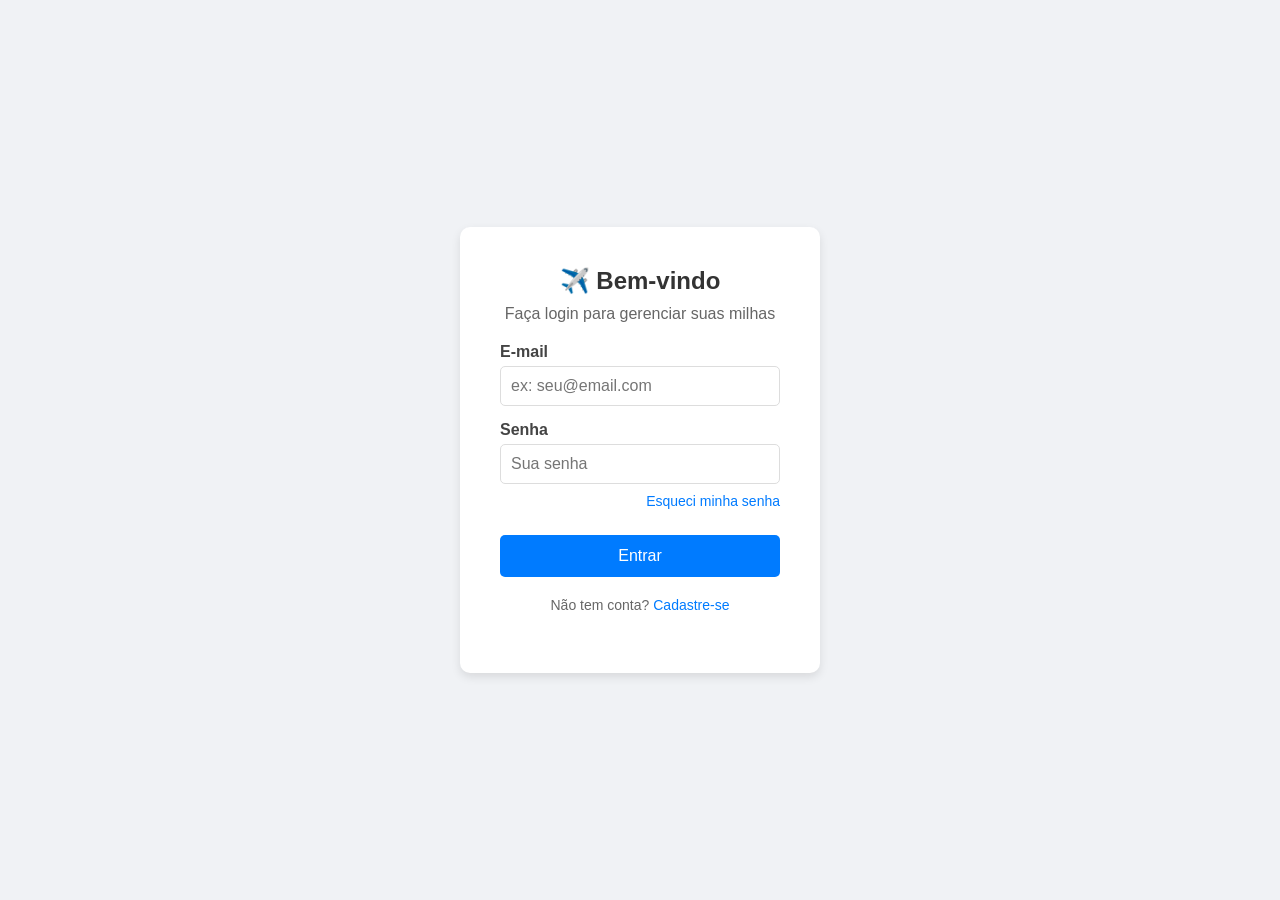
<file: frontend/index.html>
<!DOCTYPE html>
<html lang="pt-BR">
<head>
    <meta charset="UTF-8">
    <meta name="viewport" content="width=device-width, initial-scale=1.0">
    <title>Login - Gerenciador de Milhas</title>
    <link rel="stylesheet" href="css/style.css">
</head>
<body>

    <div class="container">
        <div class="card">
            <h2>✈️ Bem-vindo</h2>
            <p>Faça login para gerenciar suas milhas</p>
            
            <form id="loginForm">
                <div class="form-group">
                    <label for="email">E-mail</label>
                    <input type="email" id="email" required placeholder="ex: seu@email.com">
                </div>

                <div class="form-group">
                    <label for="senha">Senha</label>
                    <input type="password" id="senha" required placeholder="Sua senha">
                    
                    <div style="text-align: right; margin-top: 8px;">
                        <a href="esqueci-senha.html" style="font-size: 14px; color: #007bff; text-decoration: none;">
                            Esqueci minha senha
                        </a>
                    </div>
                </div>

                <button type="submit" id="btnEntrar" style="margin-top: 10px;">Entrar</button>
            </form>

            <div class="footer">
                <p>Não tem conta? <a href="cadastro.html">Cadastre-se</a></p>
            </div>
        </div>
    </div>

    <script src="js/login.js"></script>
</body>
</html>
</file>
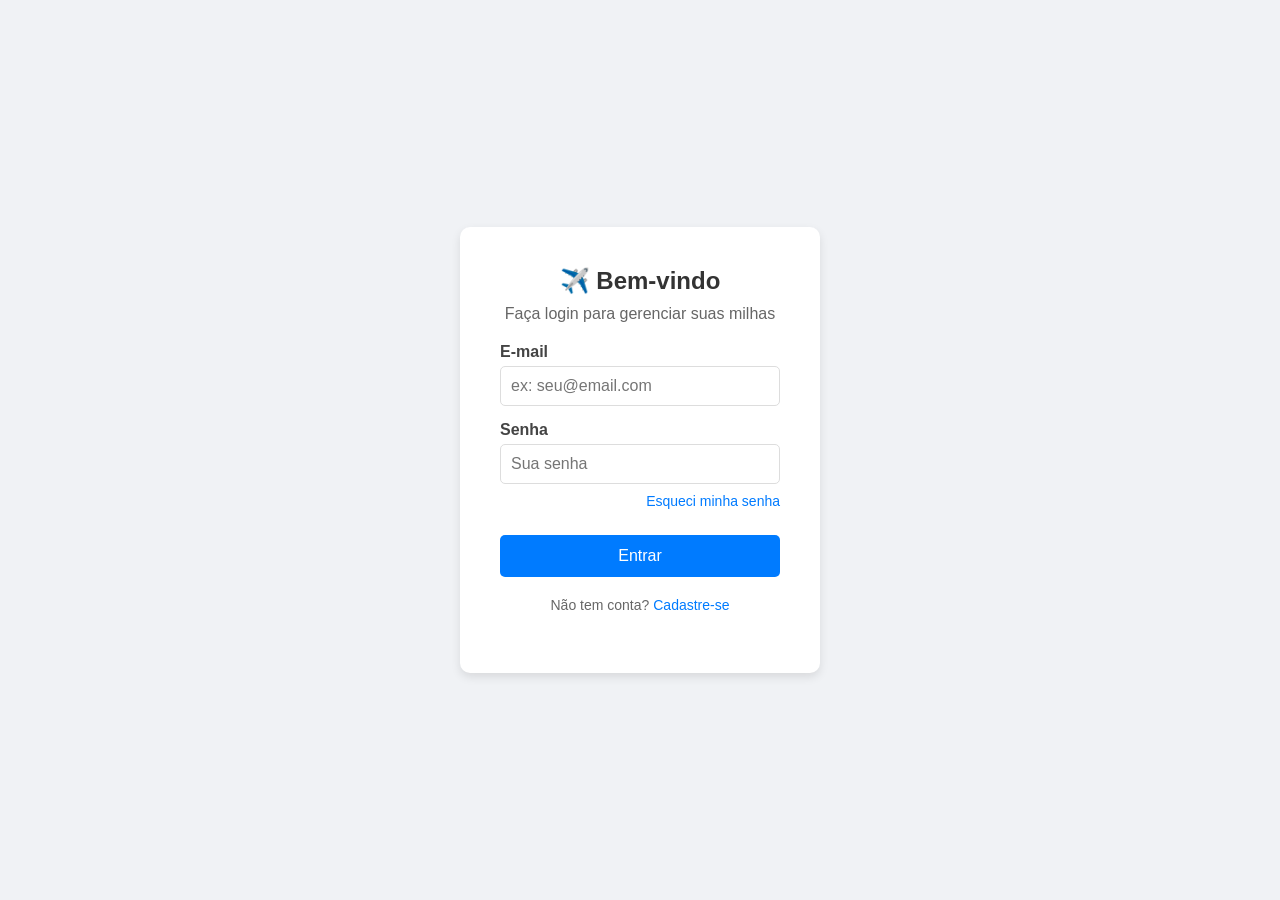
<file: frontend/cadastro-cartao.html>
<!DOCTYPE html>
<html lang="pt-BR">
<head>
    <meta charset="UTF-8">
    <meta name="viewport" content="width=device-width, initial-scale=1.0">
    <title>Novo Cartão - Gerenciador de Milhas</title>
    <link rel="stylesheet" href="css/style.css">
</head>
<body>

    <nav class="navbar">
        <div class="logo">✈️ Gerenciador de Milhas</div>
        <div class="user-info">
            <a href="dashboard.html" style="color: white; text-decoration: none; margin-right: 15px;">Voltar</a>
        </div>
    </nav>

    <div class="container">
        <div class="card" style="text-align: left;">
            <h2 style="text-align: center;">Cadastrar Novo Cartão</h2>
            <p style="text-align: center; margin-bottom: 30px;">Preencha os dados do seu cartão</p>
            
            <form id="formCartao">
                
                <div class="form-group">
                    <label for="nome">Apelido do Cartão</label>
                    <input type="text" id="nome" required placeholder="Ex: Meu Nubank Ultravioleta">
                </div>

                <div class="form-group">
                    <label for="bandeiraId">Bandeira</label>
                    <select id="bandeiraId" required style="width: 100%; padding: 10px; border: 1px solid #ddd; border-radius: 5px;">
                        <option value="">Carregando...</option>
                    </select>
                </div>

                <div class="form-group">
                    <label for="programaId">Programa de Pontos</label>
                    <select id="programaId" required style="width: 100%; padding: 10px; border: 1px solid #ddd; border-radius: 5px;">
                        <option value="">Carregando...</option>
                    </select>
                </div>

                <div class="form-group">
                    <label for="saldoDePontos">Saldo Atual de Pontos</label>
                    <input type="number" id="saldoDePontos" required placeholder="0" step="0.01">
                </div>

                <div class="form-group">
                    <label for="fatorConversao">Fator de Conversão (Pontos por R$)</label>
                    <input type="number" id="fatorConversao" required placeholder="Ex: 1.0 ou 2.5" step="0.1">
                    <small style="color: #666;">Quantos pontos você ganha a cada 1 unidade de moeda gasta.</small>
                </div>

                <button type="submit" id="btnSalvar" style="margin-top: 20px;">Salvar Cartão</button>
            </form>
        </div>
    </div>

    <script src="js/cadastro-cartao.js"></script>
</body>
</html>
</file>
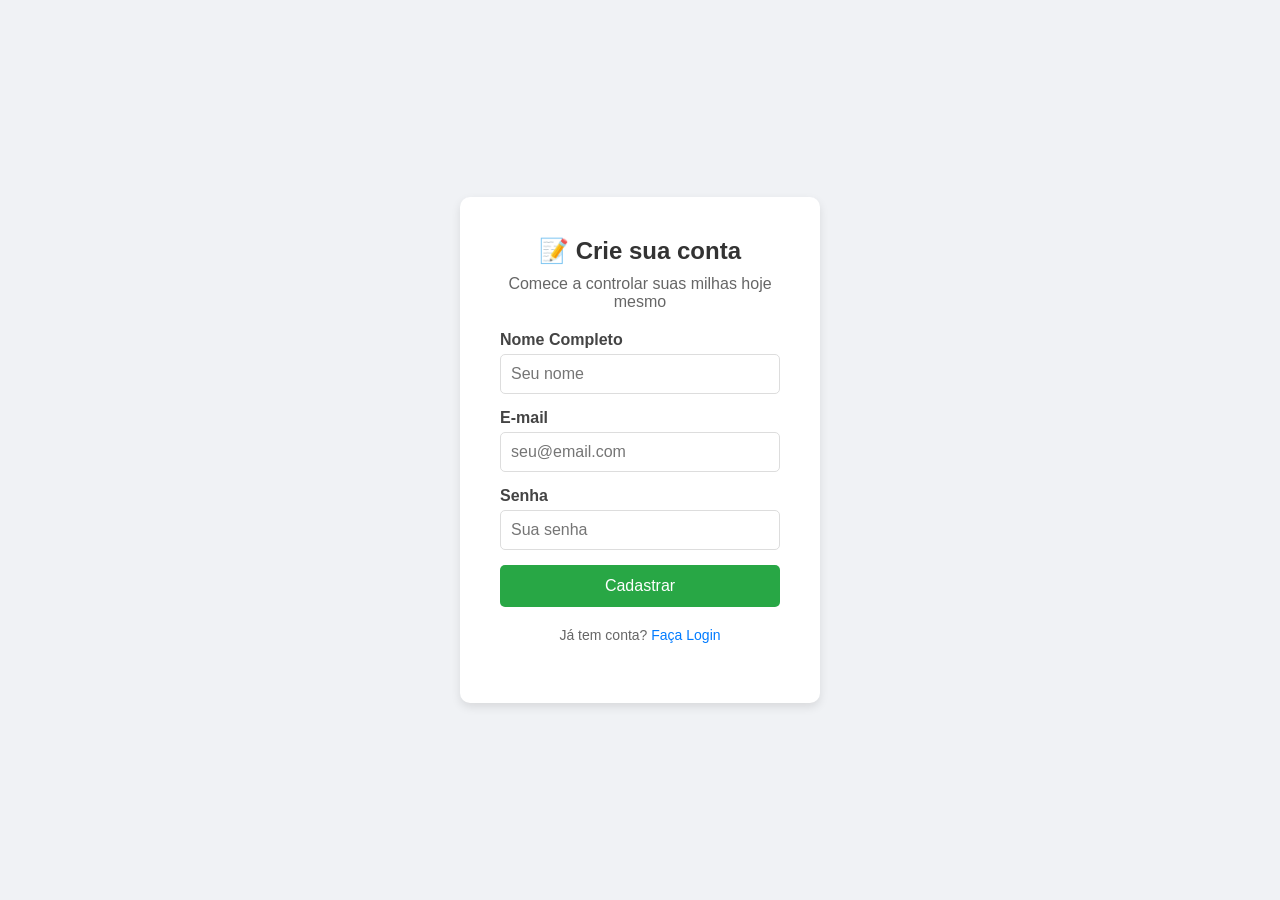
<file: frontend/cadastro.html>
<!DOCTYPE html>
<html lang="pt-BR">
<head>
    <meta charset="UTF-8">
    <meta name="viewport" content="width=device-width, initial-scale=1.0">
    <title>Cadastro - Gerenciador de Milhas</title>
    <link rel="stylesheet" href="css/style.css">
</head>
<body>

    <div class="container">
        <div class="card">
            <h2>📝 Crie sua conta</h2>
            <p>Comece a controlar suas milhas hoje mesmo</p>
            
            <form id="formCadastro">
                
                <div class="form-group">
                    <label for="nome">Nome Completo</label>
                    <input type="text" id="nome" required placeholder="Seu nome">
                </div>

                <div class="form-group">
                    <label for="email">E-mail</label>
                    <input type="email" id="email" required placeholder="seu@email.com">
                </div>

                <div class="form-group">
                    <label for="senha">Senha</label>
                    <input type="password" id="senha" required placeholder="Sua senha">
                </div>

                <button type="button" id="btnCadastrar" onclick="realizarCadastro()" style="background-color: #28a745;">Cadastrar</button>
            </form>

            <div class="footer">
                <p>Já tem conta? <a href="index.html">Faça Login</a></p>
            </div>
        </div>
    </div>

    <script src="js/cadastro.js"></script>
</body>
</html>
</file>
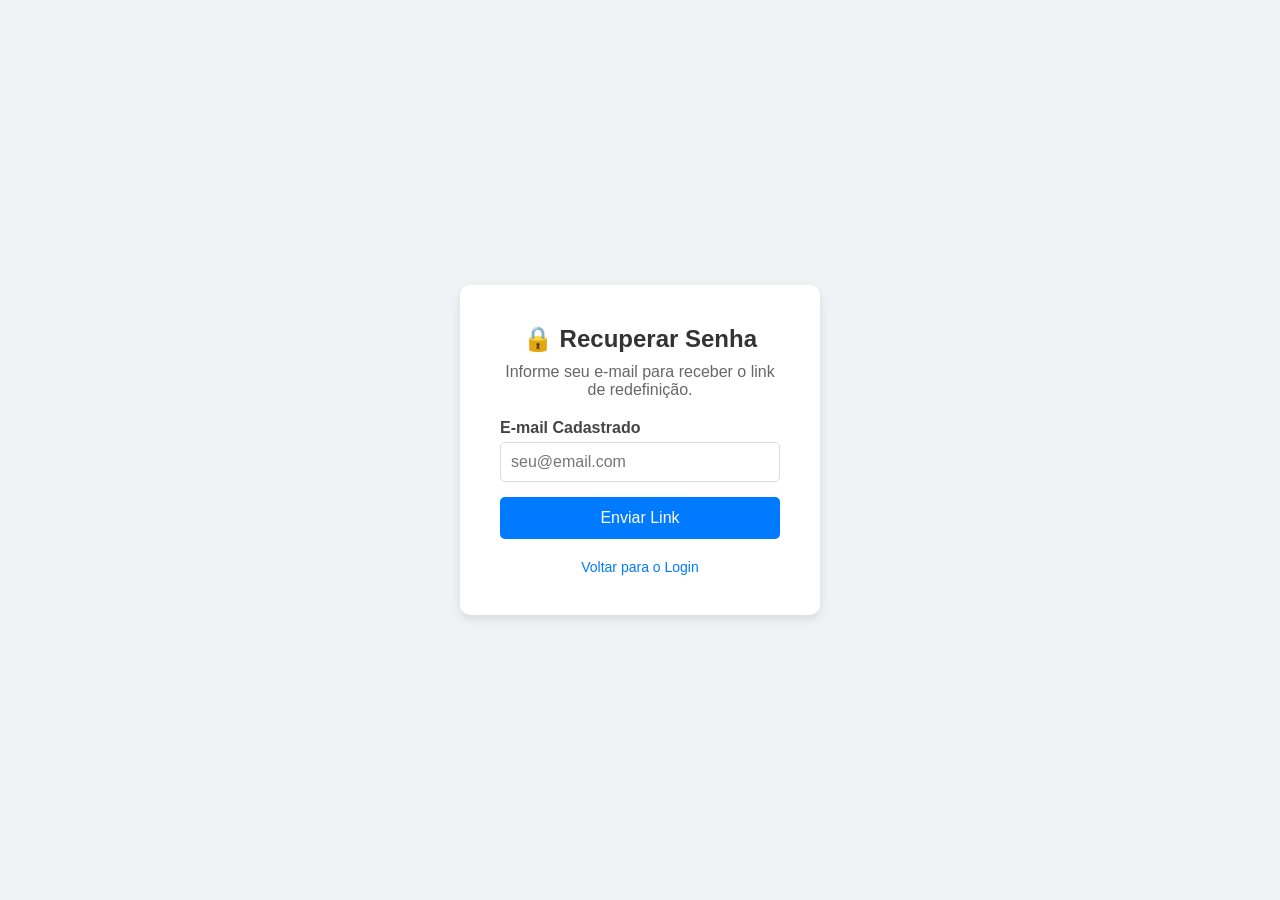
<file: frontend/esqueci-senha.html>
<!DOCTYPE html>
<html lang="pt-BR">
<head>
    <meta charset="UTF-8">
    <meta name="viewport" content="width=device-width, initial-scale=1.0">
    <title>Recuperar Senha - Gerenciador de Milhas</title>
    <link rel="stylesheet" href="css/style.css">
</head>
<body>
    <div class="container">
        <div class="card">
            <h2>🔒 Recuperar Senha</h2>
            <p>Informe seu e-mail para receber o link de redefinição.</p>
            
            <form id="formEsqueciSenha">
                <div class="form-group">
                    <label for="email">E-mail Cadastrado</label>
                    <input type="email" id="email" required placeholder="seu@email.com">
                </div>

                <button type="submit" id="btnEnviar">Enviar Link</button>
            </form>

            <div class="footer">
                <a href="index.html">Voltar para o Login</a>
            </div>
        </div>
    </div>

    <script>
        const API_URL = 'http://localhost:8080/api';

        document.getElementById('formEsqueciSenha').addEventListener('submit', async (e) => {
            e.preventDefault();
            const btn = document.getElementById('btnEnviar');
            const email = document.getElementById('email').value;

            btn.disabled = true;
            btn.textContent = 'Enviando...';

            try {
                const response = await fetch(`${API_URL}/forgot-password`, {
                    method: 'POST',
                    headers: { 'Content-Type': 'application/json' },
                    body: JSON.stringify({ email: email })
                });

                if (response.ok) {
                    alert('Se o e-mail estiver cadastrado, você receberá um link em instantes. Verifique seu Mailtrap!');
                    window.location.href = 'index.html';
                } else {
                    alert('Erro ao solicitar. Verifique o e-mail.');
                }
            } catch (error) {
                console.error(error);
                alert('Erro de conexão.');
            } finally {
                btn.disabled = false;
                btn.textContent = 'Enviar Link';
            }
        });
    </script>
</body>
</html>
</file>
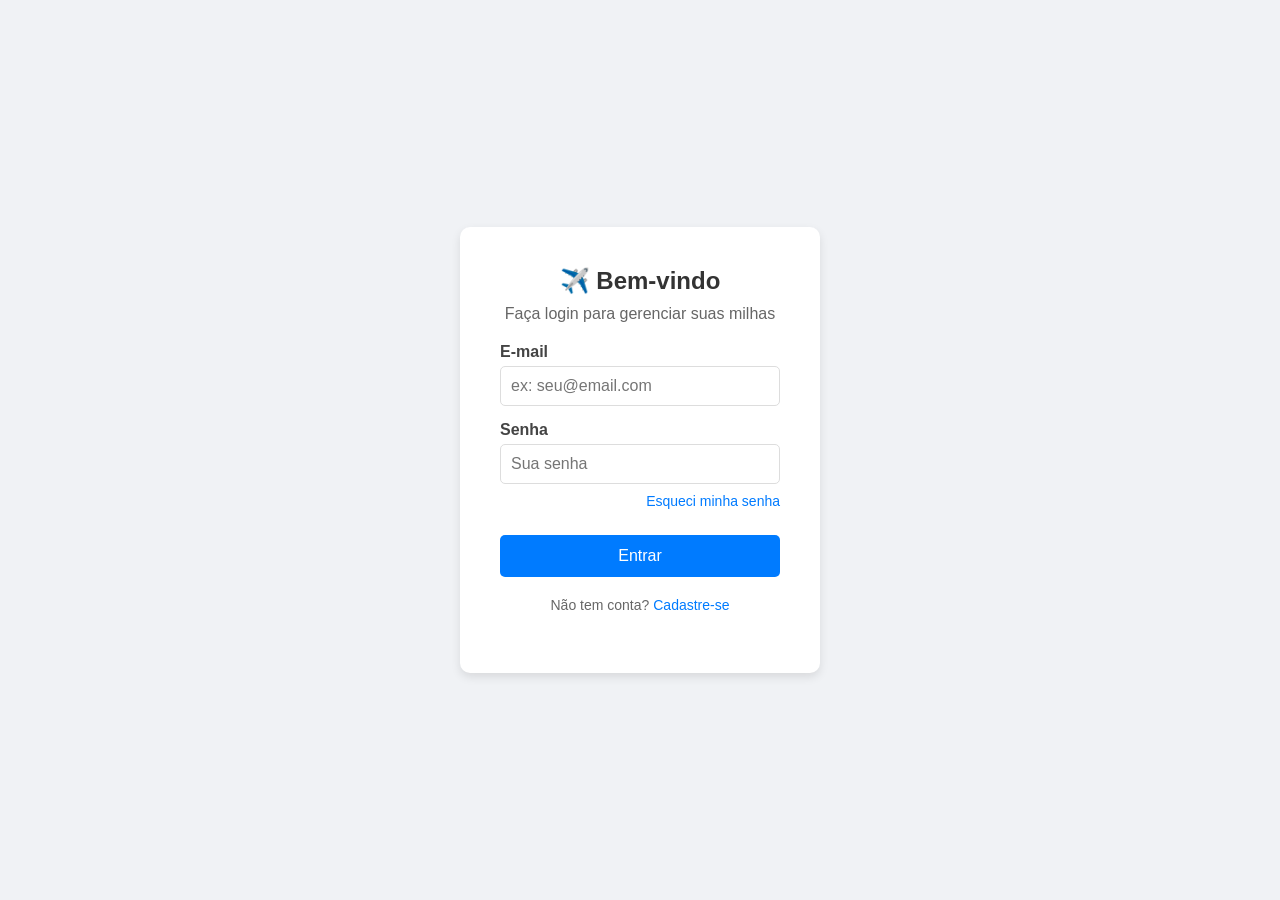
<file: frontend/perfil.html>
<!DOCTYPE html>
<html lang="pt-BR">
<head>
    <meta charset="UTF-8">
    <meta name="viewport" content="width=device-width, initial-scale=1.0">
    <title>Meus Dados - Gerenciador de Milhas</title>
    <link rel="stylesheet" href="css/style.css">
</head>
<body>

    <nav class="navbar">
        <div class="logo">✈️ Gerenciador de Milhas</div>
        <div class="user-info">
            <a href="dashboard.html" style="color: white; text-decoration: none;">Voltar ao Dashboard</a>
        </div>
    </nav>

    <div class="container">
        <div class="card" style="text-align: left; margin-top: 80px;">
            <h2 style="text-align: center; margin-bottom: 20px;">👤 Meus Dados</h2>
            
            <form id="formPerfil">
                <div class="form-group">
                    <label for="email">E-mail (Não alterável)</label>
                    <input type="email" id="email" disabled style="background-color: #eee; cursor: not-allowed; color: #555;">
                </div>

                <div class="form-group">
                    <label for="nome">Nome Completo</label>
                    <input type="text" id="nome" placeholder="Deixe em branco para manter o atual">
                    <small style="color: #666;">Preencha apenas se quiser alterar o nome.</small>
                </div>

                <hr style="margin: 20px 0; border: 0; border-top: 1px solid #eee;">

                <div class="form-group">
                    <label for="senha">Nova Senha (Opcional)</label>
                    <input type="password" id="senha" placeholder="Deixe em branco para manter a atual">
                    <small style="color: #888;">Preencha apenas se quiser alterar a senha.</small>
                </div>

                <button type="submit" id="btnSalvar" style="margin-top: 20px;">Salvar Alterações</button>
            </form>
        </div>
    </div>

    <script src="js/perfil.js"></script>
</body>
</html>
</file>
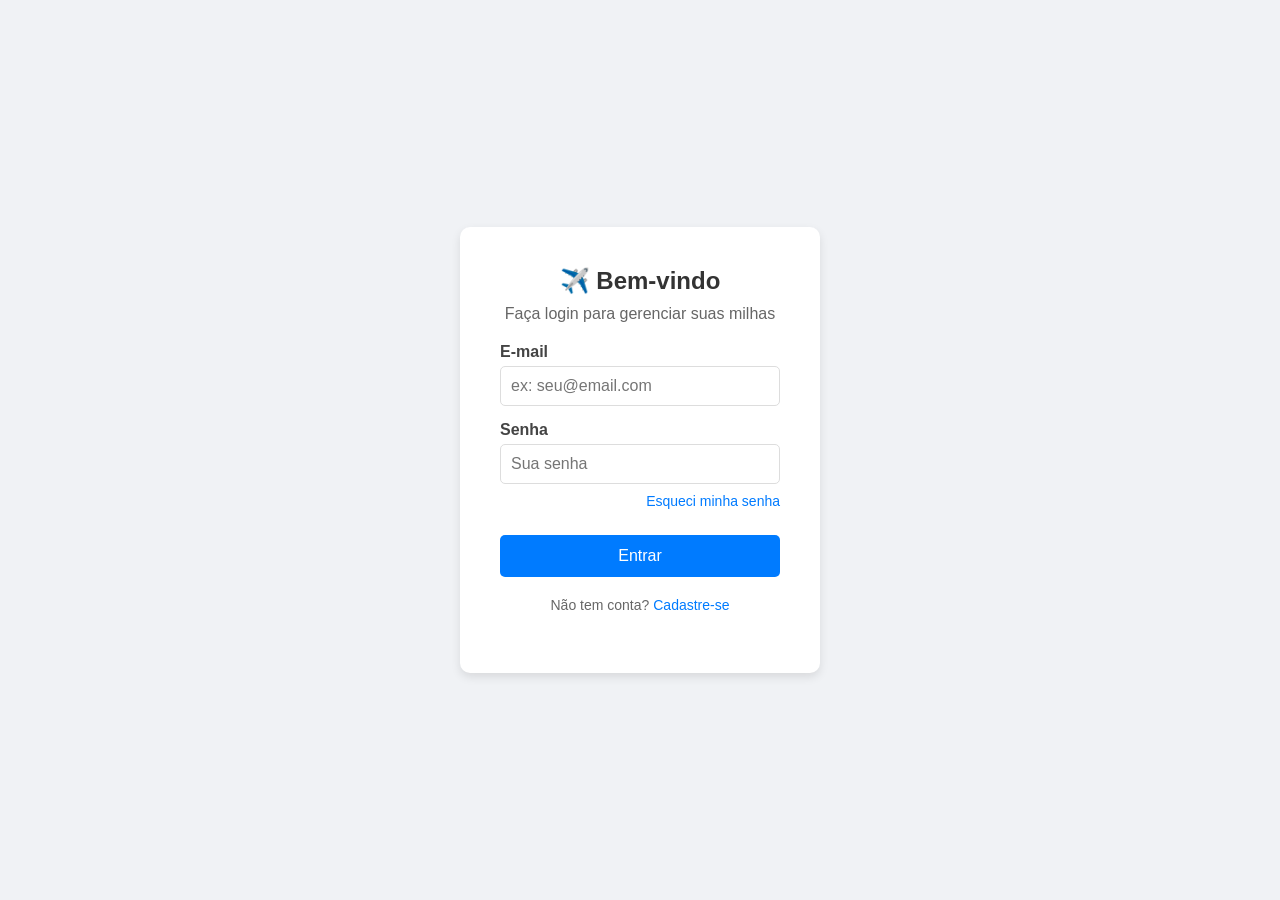
<file: frontend/registro-aquisicao.html>
<!DOCTYPE html>
<html lang="pt-BR">
<head>
    <meta charset="UTF-8">
    <meta name="viewport" content="width=device-width, initial-scale=1.0">
    <title>Nova Compra - Gerenciador de Milhas</title>
    <link rel="stylesheet" href="css/style.css">
</head>
<body>

    <nav class="navbar">
        <div class="logo">✈️ Gerenciador de Milhas</div>
        <div class="user-info">
            <a href="dashboard.html" style="color: white; text-decoration: none; margin-right: 15px;">Voltar</a>
        </div>
    </nav>

    <div class="container">
        <div class="card" style="text-align: left; max-width: 500px; margin-top: 60px;">
            <h2 style="text-align: center;">Registrar Nova Compra</h2>
            <p style="text-align: center; margin-bottom: 20px;">Informe os dados e anexe o comprovante</p>
            
            <div id="containerFormulario">
                
                <div class="form-group">
                    <label for="cartaoId">Cartão Utilizado</label>
                    <select id="cartaoId" required>
                        <option value="">Carregando cartões...</option>
                    </select>
                </div>

                <div class="form-group">
                    <label for="descricao">Descrição da Compra</label>
                    <input type="text" id="descricao" required placeholder="Ex: Notebook Dell">
                </div>

                <div class="form-group">
                    <label for="valorGasto">Valor Gasto (R$)</label>
                    <input type="number" id="valorGasto" required placeholder="0.00" step="0.01">
                </div>

                <div class="form-row">
                    <div class="form-group">
                        <label for="dataCompra">Data da Compra</label>
                        <input type="date" id="dataCompra" required>
                    </div>
                    <div class="form-group">
                        <label for="dataPrevista">Previsão de Crédito</label>
                        <input type="date" id="dataPrevista" required>
                    </div>
                </div>

                <div class="form-group">
                    <label for="comprovante">Comprovante (PDF ou Imagem)</label>
                    <input type="file" id="comprovante" required accept=".pdf, .jpg, .jpeg, .png" style="border: none; padding: 5px 0;">
                </div>

                <button type="button" id="btnSalvar" onclick="enviarCompra()" style="margin-top: 20px; background-color: #17a2b8;">Registrar Compra</button>
            </div>
        </div>
    </div>

    <div id="modalSucesso" class="modal">
        <div class="modal-content">
            <div class="modal-icon">🎉</div>
            <h2>Sucesso!</h2>
            <p id="mensagemSucesso">Sua compra foi registrada.</p>
            <button id="btnFecharModal" class="btn-modal">Voltar ao Dashboard</button>
        </div>
    </div>

    <script src="js/registro-aquisicao.js"></script>
</body>
</html>
</file>
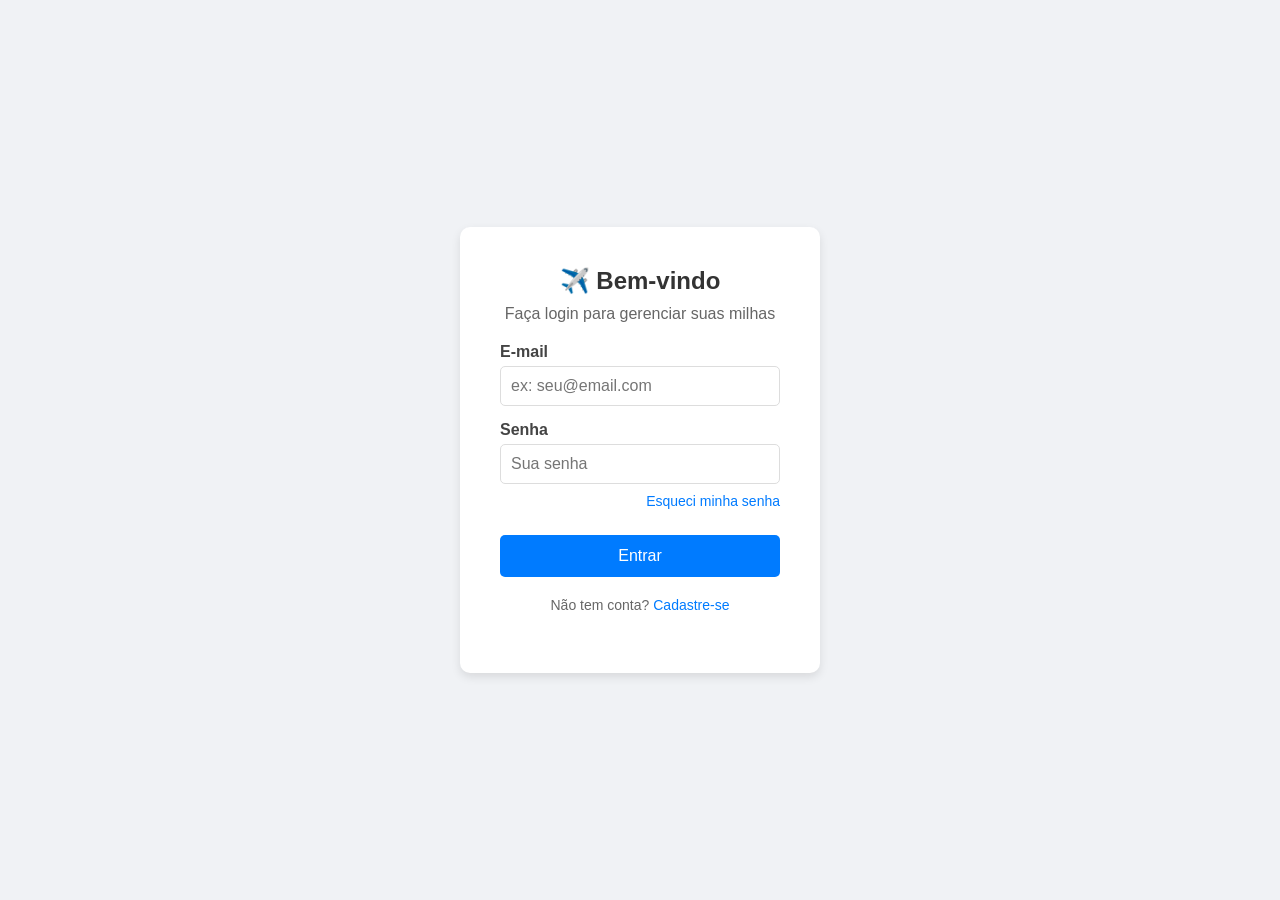
<file: frontend/reset-password.html>
<!DOCTYPE html>
<html lang="pt-BR">
<head>
    <meta charset="UTF-8">
    <meta name="viewport" content="width=device-width, initial-scale=1.0">
    <title>Nova Senha - Gerenciador de Milhas</title>
    <link rel="stylesheet" href="css/style.css">
</head>
<body>
    <div class="container">
        <div class="card">
            <h2>🔑 Nova Senha</h2>
            <p>Crie uma nova senha para sua conta.</p>
            
            <form id="formNovaSenha">
                <div class="form-group">
                    <label for="novaSenha">Nova Senha</label>
                    <input type="password" id="novaSenha" required placeholder="Mínimo 6 caracteres">
                </div>

                <div class="form-group">
                    <label for="confirmacaoSenha">Confirme a Senha</label>
                    <input type="password" id="confirmacaoSenha" required placeholder="Repita a senha">
                </div>

                <button type="submit" id="btnSalvar">Redefinir Senha</button>
            </form>
        </div>
    </div>

    <script>
        const API_URL = 'http://localhost:8080/api';

        // 1. Pega o token da URL (ex: reset-password.html?token=abc-123...)
        const params = new URLSearchParams(window.location.search);
        const token = params.get('token');

        if (!token) {
            alert('Token inválido ou não encontrado!');
            window.location.href = 'index.html';
        }

        document.getElementById('formNovaSenha').addEventListener('submit', async (e) => {
            e.preventDefault();
            
            const novaSenha = document.getElementById('novaSenha').value;
            const confirmacao = document.getElementById('confirmacaoSenha').value;
            const btn = document.getElementById('btnSalvar');

            if (novaSenha !== confirmacao) {
                alert('As senhas não coincidem!');
                return;
            }

            btn.disabled = true;
            btn.textContent = 'Salvando...';

            try {
                const response = await fetch(`${API_URL}/reset-password`, {
                    method: 'POST',
                    headers: { 'Content-Type': 'application/json' },
                    body: JSON.stringify({
                        token: token,
                        novaSenha: novaSenha,
                        confirmacaoSenha: confirmacao
                    })
                });

                if (response.ok) {
                    alert('Senha alterada com sucesso! Faça login com a nova senha.');
                    window.location.href = 'index.html';
                } else {
                    const erro = await response.text();
                    alert('Erro: Token expirado ou inválido.');
                }
            } catch (error) {
                console.error(error);
                alert('Erro de conexão.');
            } finally {
                btn.disabled = false;
                btn.textContent = 'Redefinir Senha';
            }
        });
    </script>
</body>
</html>
</file>
<file: frontend/css/style.css>
/* --- RESET E ESTILOS GERAIS --- */
* {
    box-sizing: border-box;
    margin: 0;
    padding: 0;
    font-family: 'Segoe UI', Tahoma, Geneva, Verdana, sans-serif;
}

body {
    background-color: #f0f2f5;
    display: flex;
    justify-content: center;
    align-items: center;
    min-height: 100vh; /* Garante que cubra a tela toda */
}

/* Links */
a { color: #007bff; text-decoration: none; }

/* Container Geral (Login/Cadastro) */
.container {
    width: 100%;
    max-width: 400px;
    padding: 20px;
}

/* --- CARTÕES (CARDS) --- */
.card {
    background: white;
    padding: 40px;
    border-radius: 10px;
    box-shadow: 0 4px 10px rgba(0,0,0,0.1);
    text-align: center;
}

h2 { margin-bottom: 10px; color: #333; }
p { margin-bottom: 20px; color: #666; }

/* --- FORMULÁRIOS --- */
.form-group {
    margin-bottom: 15px;
    text-align: left;
}

/* Linha de Formulário (Lado a Lado) */
.form-row {
    display: flex;
    gap: 15px;
    width: 100%;
    align-items: flex-end; 
}

.form-row .form-group {
    flex: 1;
    min-width: 0;
    display: flex;
    flex-direction: column;
}

.form-row label {
    margin-bottom: 5px;
    white-space: nowrap; 
    overflow: hidden;
    text-overflow: ellipsis;
}

label {
    display: block;
    margin-bottom: 5px;
    font-weight: bold;
    color: #444;
}

input, select {
    width: 100%;
    padding: 10px;
    border: 1px solid #ddd;
    border-radius: 5px;
    font-size: 16px;
}

/* --- BOTÕES --- */
button {
    width: 100%;
    padding: 12px;
    background-color: #007bff;
    color: white;
    border: none;
    border-radius: 5px;
    font-size: 16px;
    cursor: pointer;
    transition: background 0.3s;
}

button:hover { background-color: #0056b3; }

.footer { margin-top: 20px; font-size: 14px; }

/* --- NAVBAR (BARRA AZUL FIXA) --- */
.navbar {
    background-color: #007bff;
    color: white;
    padding: 15px 20px;
    display: flex;
    justify-content: space-between;
    align-items: center;
    box-shadow: 0 2px 5px rgba(0,0,0,0.1);
    position: fixed;
    top: 0;
    left: 0;
    width: 100%;
    z-index: 100;
    gap: 20px;
}

.logo {
    font-size: 20px;
    font-weight: bold;
}

.user-info {
    display: flex;
    align-items: center;
    gap: 15px;
}

.btn-logout {
    background: transparent;
    border: 1px solid white;
    padding: 5px 15px;
    width: auto;
}

.btn-logout:hover { background: rgba(255,255,255,0.2); }

/* --- LAYOUT DO DASHBOARD --- */

/* Ajuste principal para evitar quebra com zoom */
.dashboard-container {
    max-width: 100%; 
    width: 1200px;   
    margin: 80px auto 30px; /* Margem superior para compensar a navbar */
    padding: 20px;
    box-sizing: border-box;
}

/* Cabeçalho do Dashboard (Flex Wrap para botões não sumirem) */
.dashboard-header {
    display: flex;
    justify-content: space-between;
    align-items: center;
    margin-bottom: 20px;
    flex-wrap: wrap; /* AQUI ESTÁ O SEGREDO: Se faltar espaço, quebra linha */
    gap: 15px;
}

.btn-add {
    background-color: #28a745;
    color: white;
    text-decoration: none;
    width: auto;
    padding: 10px 20px;
    border-radius: 5px;
    display: inline-block;
}

.btn-add:hover { background-color: #218838; }

/* Grid de Cartões */
.cards-grid {
    display: grid;
    grid-template-columns: repeat(auto-fit, minmax(250px, 1fr));
    gap: 20px;
}

.loading-text { text-align: center; width: 100%; color: #666; }

/* --- TABELAS E RESPONSIVIDADE (NOVA LÓGICA) --- */

/* Container com Rolagem Interna (Scroll) */
.table-scroll-container {
    max-height: 400px; /* Limita a altura (aprox 6 a 7 linhas) */
    overflow-y: auto;  /* Barra vertical se precisar */
    overflow-x: auto;  /* Barra horizontal se precisar */
    border: 1px solid #eee;
    border-radius: 8px;
    background: white;
    box-shadow: 0 2px 5px rgba(0,0,0,0.05);
}

table {
    width: 100%;
    border-collapse: collapse;
    min-width: 800px; /* Garante largura mínima para não espremer colunas */
}

/* Espaçamento e Bordas */
th, td {
    padding: 15px;
    text-align: left;
    border-bottom: 1px solid #eee;
}

/* Cabeçalho da Tabela Fixo (Sticky) */
.table-scroll-container thead th {
    position: sticky;
    top: 0;
    background-color: #f8f9fa; /* Fundo para não ficar transparente */
    z-index: 2;
    box-shadow: 0 2px 2px -1px rgba(0,0,0,0.1);
}

/* Remove borda da última linha */
tr:last-child td { border-bottom: none; }

/* Hover nas linhas */
tbody tr:hover {
    background-color: #f8f9fa;
    transition: background-color 0.2s;
}

/* --- MODAL --- */
.modal {
    display: none;
    position: fixed;
    z-index: 1000;
    left: 0;
    top: 0;
    width: 100%;
    height: 100%;
    background-color: rgba(0, 0, 0, 0.5);
    align-items: center;
    justify-content: center;
}

.modal-content {
    background-color: white;
    padding: 30px;
    border-radius: 10px;
    text-align: center;
    width: 90%;
    max-width: 400px;
    box-shadow: 0 5px 15px rgba(0,0,0,0.3);
    animation: slideDown 0.3s ease-out;
}

.modal-icon { font-size: 50px; margin-bottom: 10px; }
.modal h2 { color: #28a745; margin-bottom: 10px; }

.btn-modal {
    background-color: #007bff;
    color: white;
    border: none;
    padding: 10px 20px;
    border-radius: 5px;
    cursor: pointer;
    margin-top: 20px;
    width: 100%;
    font-size: 16px;
}

.btn-modal:hover { background-color: #0056b3; }

@keyframes slideDown {
    from { transform: translateY(-50px); opacity: 0; }
    to { transform: translateY(0); opacity: 1; }
}

/* --- RESPONSIVIDADE MOBILE --- */
@media (max-width: 600px) {
    .dashboard-header {
        flex-direction: column;
        align-items: stretch;
    }
    
    .dashboard-header .actions {
        display: flex;
        flex-direction: column;
        gap: 10px;
    }
    
    .dashboard-header h1 {
        text-align: center;
        margin-bottom: 10px;
    }

    .form-row {
        flex-direction: column;
        align-items: stretch;
        gap: 0;
    }
}
</file>
